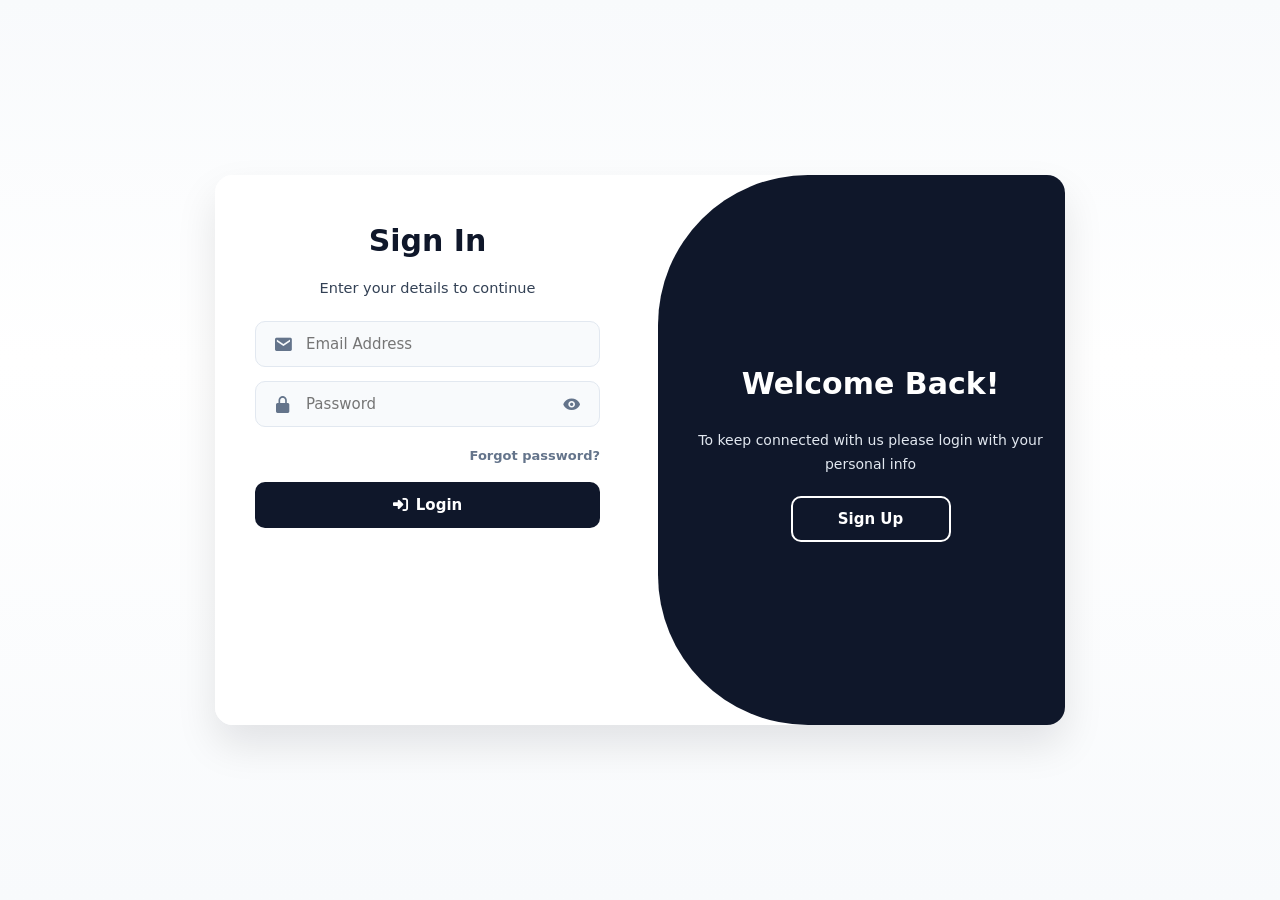
<file: pages/login-signin-page/authintcate.html>
<!DOCTYPE html>
<html lang="en" dir="ltr">
<head>
  <meta charset="UTF-8">
  <meta name="viewport" content="width=device-width, initial-scale=1.0">
  <title>Login / Sign Up | QuickStay</title>

  <link href="https://fonts.googleapis.com/css2?family=Inter:wght@400;500;600;700;800&family=Poppins:wght@600;700;800&display=swap" rel="stylesheet">
  <link rel="stylesheet" href="https://cdnjs.cloudflare.com/ajax/libs/font-awesome/6.5.0/css/all.min.css"/>
  <link href="https://unpkg.com/boxicons@2.1.4/css/boxicons.min.css" rel="stylesheet">
  <link rel="stylesheet" href="../../css/user/site.css" />
  <link rel="stylesheet" href="../../css/user/auth.css" />
</head>
<body>
  <div class="auth-shell">
    <div class="container">
      <div class="form-box login">
        <form id="loginForm">
          <h1>Sign In</h1>
          <p>Enter your details to continue</p>

          <div class="input-box">
            <input type="email" id="loginEmail" placeholder="Email Address" required>
            <i class='bx bxs-envelope'></i>
          </div>
          <div class="input-box">
            <input type="password" id="loginPassword" placeholder="Password" required>
            <i class='bx bxs-lock-alt'></i>
            <i class='bx bxs-show password-toggle-icon' data-target="loginPassword"></i>
          </div>

          <div class="forgot-link">
            <a href="#">Forgot password?</a>
          </div>

          <button type="submit" class="btn">
            <i class="fa-solid fa-right-to-bracket"></i> Login
          </button>

          <div id="loginMessage" class="message"></div>

        </form>
      </div>

      <div class="form-box register">
        <form id="registerForm">
          <h1>Create Account</h1>
          <p>Sign up with your basic info</p>

          <div class="input-box">
            <input type="text" id="registerUsername" placeholder="Full Name" required>
            <i class='bx bxs-user'></i>
          </div>
          <div class="input-box">
            <input type="email" id="registerEmail" placeholder="Email Address" required>
            <i class='bx bxs-envelope'></i>
          </div>
          <div class="input-box">
            <input type="password" id="registerPassword" placeholder="Password" required>
            <i class='bx bxs-lock-alt'></i>
            <i class='bx bxs-show password-toggle-icon' data-target="registerPassword"></i>
          </div>

          <button type="submit" class="btn">
            <i class="fa-solid fa-user-plus"></i> Register
          </button>

          <div id="registerMessage" class="message"></div>

        </form>
      </div>

      <div class="toggle-box">
        <div class="toggle-panel toggle-left">
          <h1>Welcome Back!</h1>
          <p>To keep connected with us please login with your personal info</p>
          <button type="button" class="btn register-btn">Sign Up</button>
        </div>

        <div class="toggle-panel toggle-right">
          <h1>Hello, Friend!</h1>
          <p>Enter your personal details and start your journey with us</p>
          <button type="button" class="btn login-btn">Sign In</button>
        </div>
      </div>
    </div>
  </div>

  <script src="../../js/shared/storage.js" defer></script>
  <script src="../../js/shared/api.js" defer></script>
  <script src="../../js/shared/dom.js" defer></script>
  <script src="../../js/user/auth.js" defer></script>
</body>
</html>
</file>
<file: css/user/site.css>
:root{
  --surface: #ffffff;
  --surface-2: #f8fafc;

  --text: #0f172a;
  --text-2: #334155;
  --muted: #64748b;
  --border: #e2e8f0;

  --brand: #0f172a;
  --brand-2: #f59e0b;

  --radius-lg: 18px;
  --shadow-sm: 0 8px 20px rgba(2, 6, 23, .08);
  --shadow-md: 0 20px 40px rgba(2, 6, 23, .10);

  --font-h: "Cairo", system-ui, -apple-system, Segoe UI, sans-serif;
  --font-b: "Tajawal", system-ui, -apple-system, Segoe UI, sans-serif;

  --transition: 240ms cubic-bezier(.2,.8,.2,1);
  --container: 1200px;
}

*{ box-sizing: border-box; margin:0; padding:0; }
html{ scroll-behavior: smooth; }
body{
  font-family: var(--font-b);
  color: var(--text-2);
  background: linear-gradient(180deg, #f8fafc 0%, #ffffff 40%, #f8fafc 100%);
  line-height: 1.7;
  overflow-x: hidden;
}
a{ color: inherit; text-decoration: none; }
button, input, select { font-family: inherit; }
img{ max-width: 100%; display:block; }
.container{ max-width: var(--container); margin:0 auto; padding:0 18px; }

/* Header */
.header{
  position: fixed;
  top:0; left:0; right:0;
  z-index:1000;
  padding: 12px 0;
  transition: var(--transition);
}
.header.is-scrolled{
  background: rgba(255,255,255,.78);
  backdrop-filter: blur(10px);
  border-bottom: 1px solid rgba(226,232,240,.7);
  box-shadow: 0 10px 30px rgba(2,6,23,.06);
}
.nav{
  display:flex;
  align-items:center;
  justify-content:space-between;
  gap: 14px;
}
.brand{
  display:inline-flex;
  align-items:center;
  gap:10px;
  font-family: var(--font-h);
  font-weight: 900;
  color: var(--text);
  letter-spacing: .2px;
}
.brand__logo{
  width: 40px; height: 40px;
  border-radius: 14px;
  background: linear-gradient(135deg, rgba(15,23,42,1) 0%, rgba(245,158,11,1) 120%);
  display:inline-flex;
  align-items:center;
  justify-content:center;
  color:#fff;
  box-shadow: 0 14px 30px rgba(15,23,42,.18);
}

.nav__menu{
  display:flex;
  align-items:center;
  gap: 18px;
  color: var(--text);
  font-weight: 900;
}
.nav__menu a{ opacity: .86; transition: var(--transition); }
.nav__menu a:hover{ opacity: 1; color: var(--brand-2); }

.nav__actions{ display:flex; align-items:center; gap: 10px; }

.btn{
  display:inline-flex;
  align-items:center;
  justify-content:center;
  gap:10px;
  padding: 12px 16px;
  border-radius: 12px;
  border: 1px solid transparent;
  cursor:pointer;
  transition: var(--transition);
  font-weight: 900;
}
.btn-primary{
  background: var(--brand);
  color:#fff;
  box-shadow: 0 14px 28px rgba(15,23,42,.18);
}
.btn-primary:hover{ transform: translateY(-2px); filter: brightness(1.05); }
.btn-ghost{
  background: rgba(255,255,255,.85);
  border-color: rgba(226,232,240,.95);
  color: var(--text);
}
.btn-ghost:hover{ transform: translateY(-2px); border-color: rgba(245,158,11,.35); }

.user-chip{
  display:inline-flex;
  align-items:center;
  gap: 10px;
  border: 1px solid rgba(226,232,240,.95);
  background: rgba(255,255,255,.85);
  border-radius: 999px;
  padding: 6px 10px;
  cursor:pointer;
  transition: var(--transition);
  max-width: 260px;
}
.user-chip:hover{ transform: translateY(-2px); border-color: rgba(245,158,11,.35); }
.avatar{
  width: 34px; height: 34px;
  border-radius: 999px;
  background: linear-gradient(135deg, rgba(15,23,42,1), rgba(245,158,11,1));
  color:#fff;
  display:flex;
  align-items:center;
  justify-content:center;
  font-family: var(--font-h);
  font-weight: 900;
  flex: 0 0 auto;
}
.user-chip span{
  font-weight: 900;
  color: var(--text);
  white-space: nowrap;
  overflow:hidden;
  text-overflow: ellipsis;
  max-width: 160px;
}

/* Hero */
.hero{
  position: relative;
  padding: 120px 0 46px;
  overflow:hidden;
  background:
    radial-gradient(1200px 600px at 10% 20%, rgba(245,158,11,.18), transparent 55%),
    radial-gradient(900px 500px at 90% 10%, rgba(15,23,42,.10), transparent 50%),
    linear-gradient(180deg, #ffffff 0%, #f8fafc 100%);
}
.hero::before{
  content:"";
  position:absolute;
  inset:0;
  background:
    linear-gradient(180deg, rgba(2,6,23,.02), rgba(2,6,23,0)),
    url("https://images.unsplash.com/photo-1520250497591-112f2f40a3f4?auto=format&fit=crop&w=2400&q=80") center/cover no-repeat;
  opacity:.14;
  pointer-events:none;
}
.hero__grid{
  position: relative;
  display:grid;
  grid-template-columns: 1.15fr .85fr;
  gap: 22px;
  align-items:start;
}
.hero__badge{
  display:inline-flex;
  align-items:center;
  gap:10px;
  padding: 10px 14px;
  border-radius: 999px;
  background: rgba(255,255,255,.88);
  border: 1px solid rgba(226,232,240,.95);
  box-shadow: var(--shadow-sm);
  font-weight: 900;
  color: var(--text);
  margin-bottom: 14px;
}
.hero__badge i{ color: var(--brand-2); }
.hero__title{
  font-family: var(--font-h);
  font-weight: 900;
  font-size: clamp(2.15rem, 1.4rem + 2.6vw, 3.6rem);
  line-height: 1.1;
  color: var(--text);
  margin-bottom: 12px;
}
.hero__lead{
  color: var(--muted);
  font-size: 1.08rem;
  font-weight: 650;
  max-width: 640px;
  margin-bottom: 16px;
}

.btn-row{ display:flex; flex-wrap: wrap; gap: 12px; margin-top: 10px; }
.trust{
  margin-top: 14px;
  display:flex;
  gap: 10px;
  flex-wrap: wrap;
}
.trust span{
  display:inline-flex;
  align-items:center;
  gap: 10px;
  padding: 10px 12px;
  background: rgba(255,255,255,.78);
  border: 1px solid rgba(226,232,240,.95);
  border-radius: 14px;
  box-shadow: var(--shadow-sm);
  font-weight: 900;
  color: var(--text);
}
.trust i{ color: var(--brand-2); }

/* Quick booking */
.booking{
  background: rgba(255,255,255,.93);
  border: 1px solid rgba(226,232,240,.98);
  border-radius: var(--radius-lg);
  box-shadow: var(--shadow-md);
  overflow:hidden;
  position: sticky;
  top: 86px;
  backdrop-filter: blur(10px);
}
.booking__head{
  padding: 18px;
  display:flex;
  align-items:center;
  justify-content:space-between;
  gap:12px;
  border-bottom: 1px solid rgba(226,232,240,.9);
  background: linear-gradient(180deg, rgba(15,23,42,.02), rgba(255,255,255,0));
}
.booking__head h3{
  font-family: var(--font-h);
  font-weight: 900;
  color: var(--text);
  font-size: 1.15rem;
}
.booking__head .hint{
  font-size:.92rem;
  color: var(--muted);
  font-weight: 800;
  display:inline-flex;
  align-items:center;
  gap: 8px;
  white-space: nowrap;
}
.booking__body{ padding: 18px; display:grid; gap: 12px; }
.booking__grid{ display:grid; grid-template-columns: 1fr 1fr; gap: 12px; }
.field{ display:grid; gap: 8px; }
.label{
  display:flex;
  align-items:center;
  gap: 8px;
  font-weight: 900;
  color: var(--text);
  font-size:.98rem;
}
.label i{ color: var(--brand-2); }
.control{
  display:flex;
  align-items:center;
  gap:10px;
  border: 1px solid rgba(226,232,240,.98);
  background: #fff;
  border-radius: 14px;
  padding: 12px 12px;
  transition: var(--transition);
}
.control:focus-within{
  border-color: rgba(245,158,11,.55);
  box-shadow: 0 0 0 4px rgba(245,158,11,.12);
}
.control input, .control select{
  width:100%;
  border:none;
  outline:none;
  background: transparent;
  font-weight: 900;
  color: var(--text);
  font-size: 1rem;
  cursor:pointer;
}
.micro{
  font-size: .88rem;
  color: var(--muted);
  font-weight: 800;
  display:flex;
  align-items:center;
  justify-content:space-between;
  gap:10px;
  flex-wrap: wrap;
  margin-top: 4px;
}
.micro span{ display:inline-flex; align-items:center; gap: 8px; }
.micro i{ color: var(--brand-2); }

/* Sections */
.section{ padding: 80px 0; }
.section--alt{
  background: linear-gradient(180deg, #ffffff 0%, #f8fafc 100%);
  border-top: 1px solid rgba(226,232,240,.7);
  border-bottom: 1px solid rgba(226,232,240,.7);
}
.section__head{
  display:flex;
  align-items:flex-end;
  justify-content:space-between;
  gap: 18px;
  margin-bottom: 26px;
  flex-wrap: wrap;
}
.title{
  font-family: var(--font-h);
  font-size: clamp(1.7rem, 1.2rem + 1.4vw, 2.4rem);
  font-weight: 800;
  color: var(--text);
}
.subtitle{ margin-top: 8px; color: var(--muted); font-weight: 650; max-width: 780px; }

/* Cards */
.grid{ display:grid; grid-template-columns: repeat(12, 1fr); gap: 18px; }
.card{
  grid-column: span 4;
  background: #fff;
  border: 1px solid rgba(226,232,240,.98);
  border-radius: var(--radius-lg);
  box-shadow: var(--shadow-sm);
  overflow:hidden;
  transition: var(--transition);
}
.card:hover{
  transform: translateY(-6px);
  box-shadow: var(--shadow-md);
  border-color: rgba(245,158,11,.35);
}
.card__media{ height: 190px; position:relative; overflow:hidden; background:#0b1220; }
.card__media img{
  width:100%; height:100%;
  object-fit: cover;
  transform: scale(1.02);
  transition: var(--transition);
  filter: contrast(1.05) saturate(1.05);
}
.card:hover .card__media img{ transform: scale(1.08); }
.tag{
  position:absolute;
  top: 14px; left: 14px; /* Changed from right to left for LTR */
  display:inline-flex;
  align-items:center;
  gap: 8px;
  padding: 8px 12px;
  border-radius: 999px;
  background: rgba(255,255,255,.92);
  border: 1px solid rgba(226,232,240,.98);
  box-shadow: var(--shadow-sm);
  font-weight: 900;
  color: var(--text);
  z-index: 2;
}
.tag i{ color: var(--brand-2); }
.card__body{ padding: 14px 14px 12px; }
.card__title{
  font-family: var(--font-h);
  font-weight: 900;
  color: var(--text);
  font-size: 1.12rem;
  margin-bottom: 6px;
}
.card__text{ color: var(--muted); font-weight: 650; }
.card__foot{
  padding: 12px 14px 14px;
  border-top: 1px solid rgba(226,232,240,.9);
  display:flex;
  align-items:center;
  justify-content:space-between;
  gap: 12px;
  background: linear-gradient(180deg, rgba(15,23,42,.02), rgba(255,255,255,0));
}

/* Feature blocks */
.feature{
  grid-column: span 4;
  padding: 18px;
  border-radius: var(--radius-lg);
  border: 1px solid rgba(226,232,240,.98);
  background: rgba(255,255,255,.92);
  box-shadow: var(--shadow-sm);
  transition: var(--transition);
  text-decoration: none;
  color: inherit;
  display:block;
}
.feature:hover{
  transform: translateY(-5px);
  box-shadow: var(--shadow-md);
  border-color: rgba(245,158,11,.35);
}
.feature__icon{
  width: 54px; height: 54px;
  border-radius: 18px;
  display:inline-flex;
  align-items:center;
  justify-content:center;
  background: rgba(245,158,11,.12);
  color: var(--brand);
  border: 1px solid rgba(245,158,11,.25);
  margin-bottom: 10px;
  font-size: 1.25rem;
}
.feature h3{ font-family: var(--font-h); color: var(--text); font-weight: 900; margin-bottom: 6px; }
.feature p{ color: var(--muted); font-weight: 650; }

/* Footer */
footer{
  padding: 70px 0 26px;
  background:#fff;
  border-top: 1px solid rgba(226,232,240,.9);
}
.footbottom{
  border-top: 1px solid rgba(226,232,240,.9);
  padding-top: 18px;
  display:flex;
  align-items:center;
  justify-content:space-between;
  gap: 12px;
  flex-wrap: wrap;
  color: var(--muted);
  font-weight: 800;
}

/* Responsive */
@media (max-width: 980px){
  .hero__grid{ grid-template-columns: 1fr; }
  .booking{ position: relative; top:0; }
  .card, .feature{ grid-column: span 6; }
  .booking__grid{ grid-template-columns: 1fr 1fr; }
}
@media (max-width: 680px){
  .nav__menu{ display:none; }
  .card, .feature{ grid-column: span 12; }
  .booking__grid{ grid-template-columns: 1fr; }
}
</file>
<file: css/user/auth.css>
:root{
  --danger:#ef4444;
  --ok:#22c55e;
}

.auth-shell{
  width: 100%;
  min-height: 100vh;
  display: flex;
  align-items: center;
  justify-content: center;
  padding: 20px;
}

.auth-shell .container{
  position:relative;
  width:100%;
  max-width:850px;
  height:550px;
  background:var(--surface);
  border-radius:var(--radius-lg);
  box-shadow:var(--shadow-md);
  overflow:hidden;
}

.auth-shell .container h1{
  font-family: var(--font-h);
  font-size:30px;
  margin-bottom: 5px;
  color:var(--text);
}

.auth-shell .container p{
  font-size:14.5px;
  margin:10px 0 20px;
  color:var(--text-2);
}

.auth-shell form{ width:100%; }

.auth-shell .form-box{
  position:absolute;
  left:0;
  width:50%;
  height:100%;
  background:var(--surface);
  display:flex;
  flex-direction:column;
  align-items:center;
  text-align:center;
  padding:40px;
  z-index:1;
  color:var(--text);
  transition:0.6s ease-in-out 1.2s, visibility 0s 1s;
}

.auth-shell .container.active .form-box{
  left:50%;
}

.auth-shell .form-box.register{ visibility:hidden; }
.auth-shell .container.active .form-box.register{ visibility:visible; }

.auth-shell .input-box{
  position:relative;
  margin:14px 0;
  width:100%;
}

.auth-shell .input-box input{
  width:100%;
  padding:13px 20px 13px 50px;
  background:var(--surface-2);
  border-radius:10px;
  border:1px solid var(--border);
  outline:none;
  font-size:15px;
  color:var(--text);
  font-weight:500;
  transition:var(--transition);
}

.auth-shell .input-box input:focus{
  border-color:rgba(245,158,11,.85);
  box-shadow:0 0 0 3px rgba(245,158,11,.16);
}

.auth-shell .input-box i{
  position:absolute;
  left:18px;
  top:50%;
  transform:translateY(-50%);
  font-size:20px;
  color:var(--muted);
}
.auth-shell .input-box .password-toggle-icon{ 
  right: 18px; 
  left: auto; 
  cursor:pointer; 
}

.auth-shell .forgot-link{
  margin:4px 0 14px;
  width:100%;
  text-align:right;
}
.auth-shell .forgot-link a{
  font-size:13px;
  color:var(--muted);
  font-weight:700;
  text-decoration: none;
  transition:var(--transition);
}
.auth-shell .forgot-link a:hover{ color:var(--brand-2); }

/* Auth page uses a big button; keep it scoped */
.auth-shell .btn{
  width:100%;
  height:46px;
  background:var(--brand);
  border-radius:10px;
  border:none;
  cursor:pointer;
  font-size:15px;
  color:#fff;
  font-weight:700;
  transition:var(--transition);
  display:inline-flex;
  align-items:center;
  justify-content:center;
  gap:8px;
}
.auth-shell .btn:hover{
  filter:brightness(1.05);
  transform:translateY(-1px);
}

.auth-shell .social-icons{
  display:flex;
  justify-content:center;
  margin-top:12px;
  gap:10px;
}
.auth-shell .social-icons a{
  display:inline-flex;
  align-items:center;
  justify-content:center;
  width:40px; height:40px;
  border:2px solid var(--border);
  border-radius:50%;
  font-size:18px;
  color:var(--text-2);
  transition:var(--transition);
}
.auth-shell .social-icons a:hover{
  border-color:var(--brand-2);
  color:var(--brand-2);
}

.auth-shell .toggle-box{
  position:absolute;
  width:100%;
  height:100%;
}
.auth-shell .toggle-box::before{
  content:"";
  position:absolute;
  right:-250%;
  width:300%;
  height:100%;
  background:var(--brand);
  border-radius:150px;
  z-index:2;
  transition:1.8s ease-in-out;
}
.auth-shell .container.active .toggle-box::before{
  right:50%;
}

.auth-shell .toggle-panel{
  position:absolute;
  width:50%;
  height:100%;
  color:#fff;
  display:flex;
  flex-direction:column;
  justify-content:center;
  align-items:center;
  z-index:2;
  transition:0.6s ease-in-out;
  padding:40px;
  text-align:center;
}
.auth-shell .toggle-panel.toggle-left{
  right:0;
  transition-delay:1.2s;
}
.auth-shell .container.active .toggle-panel.toggle-left{
  right:-50%;
  transition-delay:0.6s;
}
.auth-shell .toggle-panel.toggle-right{
  left:-50%;
  transition-delay:0.6s;
}
.auth-shell .container.active .toggle-panel.toggle-right{
  left:0;
  transition-delay:1.2s;
}

.auth-shell .toggle-panel h1{ color:#fff; margin-bottom:10px; }
.auth-shell .toggle-panel p{ color:#e2e8f0; font-size:14px; margin-bottom:20px; }

.auth-shell .toggle-panel .btn{
  width:160px;
  background:transparent;
  border:2px solid #fff;
}

.auth-shell .message{
  margin-top:12px;
  padding:10px;
  border-radius:8px;
  font-size:13px;
  display:none;
  width:100%;
}
.auth-shell .message.error{ background:#fef2f2; border:1px solid #fecaca; color:#991b1b; }
.auth-shell .message.success{ background:#f0fdf4; border:1px solid #bbf7d0; color:#14532d; }

@media (max-width:650px){
  .auth-shell .container{ height:auto; min-height:550px; }
  .auth-shell .form-box{ width:100%; position:relative; }
  .auth-shell .container.active .form-box{ left:0; }
  .auth-shell .toggle-box{ display:none; }
}
</file>
<file: css/user/account.css>
:root{
  --container:1100px;
}

body{
  background:
    radial-gradient(1200px 600px at 10% 20%, rgba(245,158,11,.14), transparent 55%),
    radial-gradient(900px 500px at 90% 10%, rgba(15,23,42,.08), transparent 50%),
    linear-gradient(180deg,var(--surface-2) 0%,var(--surface) 55%,var(--surface-2) 100%);
  min-height:100vh;
}

.container{
  max-width:var(--container);
  margin:0 auto;
  padding:18px;
}

/* Simple Topbar */
.topbar{
  display:flex;
  align-items:center;
  justify-content:space-between;
  gap:10px;
  margin-bottom:12px;
}

.brand-mini{
  display:inline-flex;
  align-items:center;
  gap:8px;
  font-family:var(--font-h);
  font-weight:900;
  color:var(--text);
  font-size:1.05rem;
}

.brand-mini__logo{
  width:32px;
  height:32px;
  border-radius:12px;
  background:linear-gradient(135deg, rgba(15,23,42,1), rgba(245,158,11,1));
  display:flex;
  align-items:center;
  justify-content:center;
  color:#fff;
  box-shadow:0 10px 22px rgba(15,23,42,.2);
  font-size:.9rem;
}

.topbar__nav{
  display:flex;
  align-items:center;
  gap:8px;
  flex-wrap:wrap;
}

.chip-link{
  display:inline-flex;
  align-items:center;
  gap:6px;
  padding:6px 10px;
  border-radius:999px;
  border:1px solid rgba(226,232,240,.95);
  background:rgba(255,255,255,.95);
  box-shadow:var(--shadow-sm);
  font-size:.85rem;
  color:var(--muted);
  font-weight:800;
  transition:var(--transition);
}

.chip-link i{ color:var(--brand-2); }

.chip-link:hover{
  transform:translateY(-1px);
  border-color:rgba(245,158,11,.4);
  color:var(--text);
}

/* Account Page */
.page{ margin-top:10px; }

.page__title{
  font-family:var(--font-h);
  font-size:clamp(1.8rem,1.3rem + 1.7vw,2.4rem);
  font-weight:900;
  color:var(--text);
  margin-bottom:6px;
}

.page__subtitle{
  color:var(--muted);
  font-size:.95rem;
  font-weight:650;
  margin-bottom:18px;
}

.layout{
  display:grid;
  grid-template-columns:minmax(0,1.4fr) minmax(0,1.6fr);
  gap:20px;
  align-items:flex-start;
}

.card{
  border-radius:var(--radius-lg);
  border:1px solid rgba(226,232,240,.98);
  background:rgba(255,255,255,.96);
  box-shadow:var(--shadow-sm);
  padding:16px 14px 16px;
}

/* Profile Header */
.profile-header{
  display:flex;
  align-items:center;
  gap:12px;
  margin-bottom:10px;
}

.avatar-lg{
  width:60px;
  height:60px;
  border-radius:999px;
  background:linear-gradient(135deg, rgba(15,23,42,1), rgba(245,158,11,1));
  display:flex;
  align-items:center;
  justify-content:center;
  color:#fff;
  font-family:var(--font-h);
  font-weight:900;
  font-size:1.4rem;
  box-shadow:0 12px 26px rgba(15,23,42,.3);
}

.profile-header__text h2{
  font-family:var(--font-h);
  font-size:1.1rem;
  font-weight:900;
  color:var(--text);
  margin-bottom:2px;
}

.profile-header__text span{
  font-size:.9rem;
  color:var(--muted);
  font-weight:750;
}

.profile-list{
  margin-top:8px;
  display:grid;
  gap:6px;
  font-size:.9rem;
  color:var(--muted);
  font-weight:750;
}

.profile-list span{
  display:flex;
  align-items:center;
  justify-content:space-between;
  gap:8px;
}

.profile-list strong{
  color:var(--text);
  font-weight:850;
}

/* Form Styling */
.form{
  margin-top:14px;
  display:grid;
  gap:8px;
}

.field{ display:grid; gap:4px; }

.field-label{
  font-size:.88rem;
  color:var(--muted);
  font-weight:800;
  display:flex;
  align-items:center;
  gap:6px;
}

.field-label i{ color:var(--brand-2); }

.field-control{
  display:flex;
  align-items:center;
  gap:8px;
  padding:9px 10px;
  border-radius:12px;
  border:1px solid rgba(226,232,240,.98);
  background:#fff;
  font-size:.9rem;
}

.field-control input{
  border:none;
  outline:none;
  background:transparent;
  font-weight:800;
  color:var(--text);
  width:100%;
  font-size:.9rem;
}

.field-control:focus-within{
  border-color:rgba(245,158,11,.7);
  box-shadow:0 0 0 3px rgba(245,158,11,.16);
}

.btn{
  display:inline-flex;
  align-items:center;
  justify-content:center;
  gap:8px;
  padding:9px 14px;
  border-radius:10px;
  border:1px solid transparent;
  cursor:pointer;
  transition:var(--transition);
  font-weight:900;
  font-size:.9rem;
}

.btn-primary{
  background:var(--brand);
  color:#fff;
  box-shadow:var(--shadow-sm);
}

.btn-primary:hover{
  filter:brightness(1.05);
  transform:translateY(-1px);
}

.btn-ghost{
  background:rgba(255,255,255,.95);
  border-color:rgba(226,232,240,.98);
  color:var(--text);
}

.btn-ghost:hover{
  border-color:rgba(245,158,11,.4);
  transform:translateY(-1px);
}

.btn-danger{
  background:#fee2e2;
  border-color:#fecaca;
  color:#b91c1c;
}

.btn-danger:hover{
  background:#fecaca;
  border-color:#f87171;
}

.form-actions{
  margin-top:4px;
  display:flex;
  gap:8px;
  flex-wrap:wrap;
}

.message{
  margin-top:8px;
  padding:7px 10px;
  border-radius:10px;
  font-size:.8rem;
  font-weight:750;
  display:none;
}

.message.success{
  background:rgba(34,197,94,.06);
  border:1px solid rgba(34,197,94,.2);
  color:#166534;
}

.message.error{
  background:rgba(239,68,68,.06);
  border:1px solid rgba(239,68,68,.2);
  color:#991b1b;
}

/* Booking Activity Card */
.card h3{
  font-family:var(--font-h);
  font-size:1rem;
  font-weight:900;
  color:var(--text);
  margin-bottom:6px;
}

.muted{
  color:var(--muted);
  font-size:.9rem;
  font-weight:700;
}

.stats{
  margin-top:10px;
  display:grid;
  grid-template-columns:repeat(3,minmax(0,1fr));
  gap:10px;
}

.stat{
  border-radius:14px;
  border:1px solid rgba(226,232,240,.98);
  background:#fff;
  padding:8px 10px;
  display:grid;
  gap:2px;
}

.stat span{
  font-size:.8rem;
  color:var(--muted);
  font-weight:750;
}

.stat strong{
  font-size:1rem;
  color:var(--text);
  font-weight:900;
}

.bookings-mini-list{
  margin-top:12px;
  display:grid;
  gap:8px;
  font-size:.9rem;
  color:var(--muted);
  font-weight:750;
  max-height:230px;
  overflow-y:auto;
}

.booking-item{
  border-radius:12px;
  border:1px solid rgba(226,232,240,.98);
  background:#fff;
  padding:8px 10px;
  display:flex;
  align-items:flex-start;
  justify-content:space-between;
  gap:8px;
  transition:var(--transition);
}

.booking-item:hover{
  border-color:rgba(245,158,11,.4);
  transform:translateY(-1px);
  box-shadow:var(--shadow-sm);
}

.booking-item__left{
  display:grid;
  gap:2px;
}

.booking-item__title{
  font-weight:900;
  color:var(--text);
  font-size:.9rem;
}

.booking-item__meta{ font-size:.8rem; }

.booking-item__right{
  text-align:right;
  font-size:.8rem;
  color:var(--muted);
}

.booking-item__right strong{
  color:var(--text);
  font-weight:900;
}

.empty{
  margin-top:10px;
  padding:12px 10px;
  border-radius:12px;
  border:1px dashed rgba(226,232,240,.98);
  background:rgba(248,250,252,.9);
  font-size:.9rem;
  color:var(--muted);
  font-weight:750;
  text-align:center;
}

@media (max-width:840px){
  .layout{ grid-template-columns:1fr; }
}
</file>
